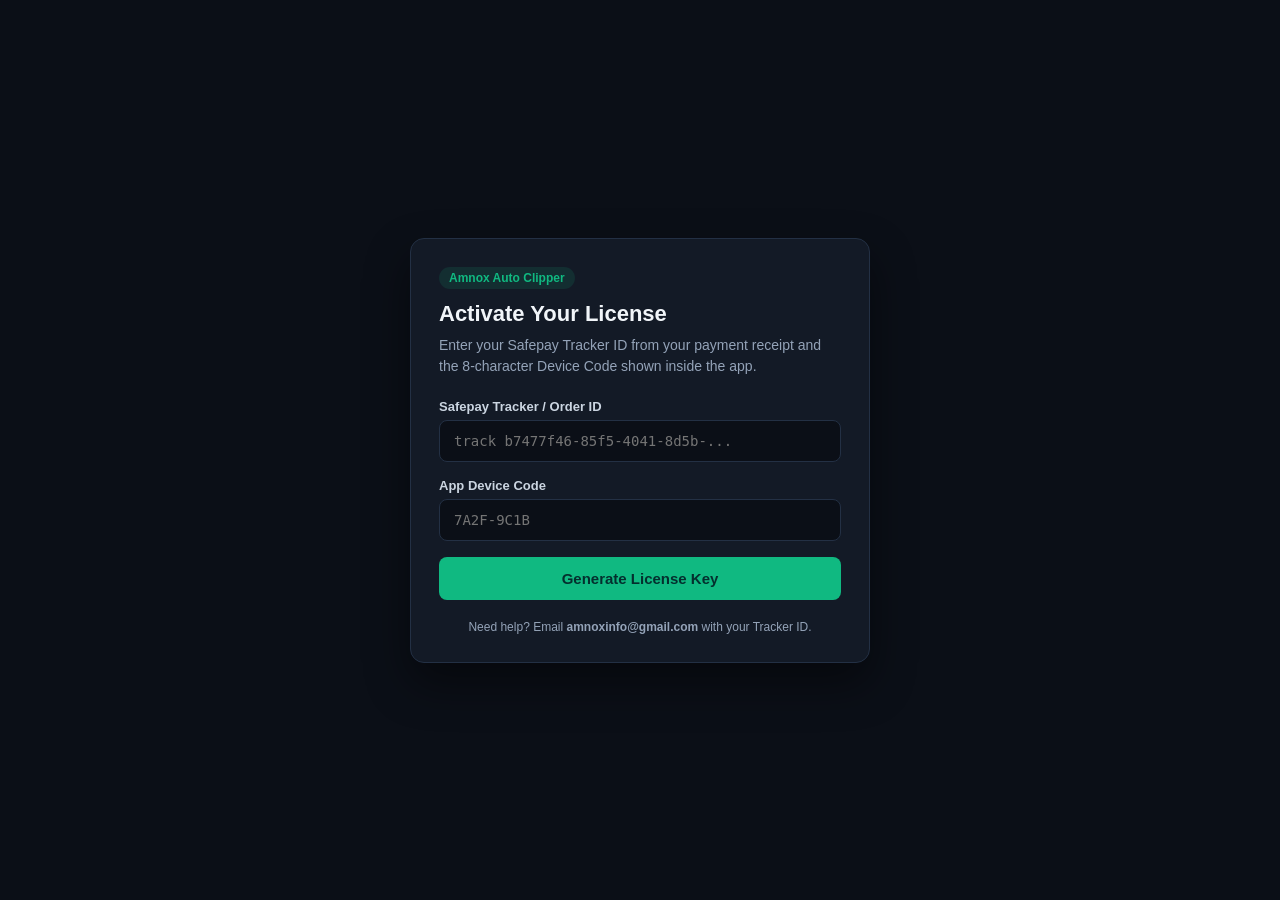
<file: activate.html>
<!DOCTYPE html>
<html lang="en">
<head>
  <meta charset="UTF-8" />
  <meta name="viewport" content="width=device-width, initial-scale=1.0" />
  <title>Activate License — Amnox Auto Clipper</title>
  <style>
    :root {
      --bg: #0b0f17;
      --card: #131a26;
      --border: #233044;
      --text: #f1f5f9;
      --muted: #94a3b8;
      --accent: #10b981;
      --accent-hover: #059669;
      --error-bg: rgba(239, 68, 68, 0.12);
      --error-border: #ef4444;
      --error-text: #fca5a5;
    }
    * { box-sizing: border-box; margin: 0; padding: 0; }
    body {
      font-family: -apple-system, BlinkMacSystemFont, "Segoe UI", Roboto, sans-serif;
      background: var(--bg);
      color: var(--text);
      min-height: 100vh;
      display: flex;
      align-items: center;
      justify-content: center;
      padding: 20px;
    }
    .card {
      width: 100%;
      max-width: 460px;
      background: var(--card);
      border: 1px solid var(--border);
      border-radius: 14px;
      padding: 28px;
      box-shadow: 0 20px 45px rgba(0, 0, 0, 0.45);
    }
    .badge {
      display: inline-block;
      font-size: 12px;
      font-weight: 600;
      color: var(--accent);
      background: rgba(16, 185, 129, 0.12);
      padding: 4px 10px;
      border-radius: 999px;
      margin-bottom: 12px;
    }
    h1 { font-size: 22px; margin-bottom: 8px; }
    p.sub { color: var(--muted); font-size: 14px; line-height: 1.5; margin-bottom: 22px; }
    label {
      display: block;
      font-size: 13px;
      font-weight: 600;
      margin-bottom: 6px;
      color: #cbd5e1;
    }
    input {
      width: 100%;
      padding: 12px 14px;
      background: #0b0f17;
      border: 1px solid var(--border);
      border-radius: 8px;
      color: var(--text);
      font-size: 14px;
      font-family: ui-monospace, SFMono-Regular, Menlo, monospace;
      margin-bottom: 16px;
      outline: none;
    }
    input:focus { border-color: var(--accent); }
    button.primary {
      width: 100%;
      padding: 13px;
      background: var(--accent);
      color: #042f2e;
      font-weight: 700;
      font-size: 15px;
      border: none;
      border-radius: 8px;
      cursor: pointer;
      transition: background 0.15s;
    }
    button.primary:hover { background: var(--accent-hover); }
    button.primary:disabled { opacity: 0.6; cursor: not-allowed; }
    .alert {
      display: none;
      margin-top: 18px;
      padding: 14px;
      border-radius: 8px;
      font-size: 14px;
      line-height: 1.5;
    }
    .alert.error {
      display: block;
      background: var(--error-bg);
      border: 1px solid var(--error-border);
      color: var(--error-text);
    }
    .alert.success {
      display: block;
      background: rgba(16, 185, 129, 0.12);
      border: 1px solid var(--accent);
      color: #d1fae5;
    }
    .key-box {
      margin-top: 10px;
      padding: 12px;
      background: #0b0f17;
      border: 1px dashed var(--accent);
      border-radius: 8px;
      font-family: ui-monospace, SFMono-Regular, Menlo, monospace;
      font-size: 15px;
      font-weight: 700;
      color: #34d399;
      word-break: break-all;
      user-select: all;
    }
    button.copy-btn {
      margin-top: 10px;
      padding: 8px 12px;
      background: #1e293b;
      color: var(--text);
      border: 1px solid var(--border);
      border-radius: 6px;
      font-size: 13px;
      cursor: pointer;
    }
    button.copy-btn:hover { background: #334155; }
    .help {
      margin-top: 20px;
      font-size: 12px;
      color: var(--muted);
      text-align: center;
    }
  </style>
</head>
<body>
  <div class="card">
    <span class="badge">Amnox Auto Clipper</span>
    <h1>Activate Your License</h1>
    <p class="sub">Enter your Safepay Tracker ID from your payment receipt and the 8-character Device Code shown inside the app.</p>

    <form id="activateForm">
      <label for="orderId">Safepay Tracker / Order ID</label>
      <input id="orderId" type="text" placeholder="track_b7477f46-85f5-4041-8d5b-..." required />

      <label for="deviceCode">App Device Code</label>
      <input id="deviceCode" type="text" placeholder="7A2F-9C1B" maxlength="12" required />

      <button id="submitBtn" class="primary" type="submit">Generate License Key</button>
    </form>

    <div id="resultBox" class="alert"></div>

    <div class="help">Need help? Email <strong>amnoxinfo@gmail.com</strong> with your Tracker ID.</div>
  </div>

  <script>
    const WORKER_URL = "https://amnox-license.amnox295.workers.dev/activate";

    // Auto-fill tracker/order_id if passed in URL parameters
    const params = new URLSearchParams(window.location.search);
    const presetId = params.get("tracker") || params.get("order_id") || params.get("token");
    if (presetId) document.getElementById("orderId").value = presetId;

    const form = document.getElementById("activateForm");
    const submitBtn = document.getElementById("submitBtn");
    const resultBox = document.getElementById("resultBox");

    form.addEventListener("submit", async (e) => {
      e.preventDefault();
      const order_id = document.getElementById("orderId").value.trim();
      const device_code = document.getElementById("deviceCode").value.trim();

      submitBtn.disabled = true;
      submitBtn.textContent = "Activating...";
      resultBox.className = "alert";
      resultBox.innerHTML = "";

      try {
        const res = await fetch(WORKER_URL, {
          method: "POST",
          headers: { "Content-Type": "application/json" },
          body: JSON.stringify({ order_id, device_code }),
        });
        const data = await res.json();

        if (!res.ok || !data.ok) {
          throw new Error(data.error || "Activation failed. Please verify your details.");
        }

        resultBox.className = "alert success";
        resultBox.innerHTML = `
          <strong>${data.plan} License Activated!</strong><br/>
          Paste this key into Amnox Auto Clipper:
          <div class="key-box" id="licenseKeyText">${data.key}</div>
          <button type="button" class="copy-btn" id="copyBtn">Copy License Key</button>
        `;

        document.getElementById("copyBtn").addEventListener("click", () => {
          navigator.clipboard.writeText(data.key);
          document.getElementById("copyBtn").textContent = "Copied!";
        });
      } catch (err) {
        resultBox.className = "alert error";
        resultBox.textContent = err.message;
      } finally {
        submitBtn.disabled = false;
        submitBtn.textContent = "Generate License Key";
      }
    });
  </script>
</body>
</html>
</file>
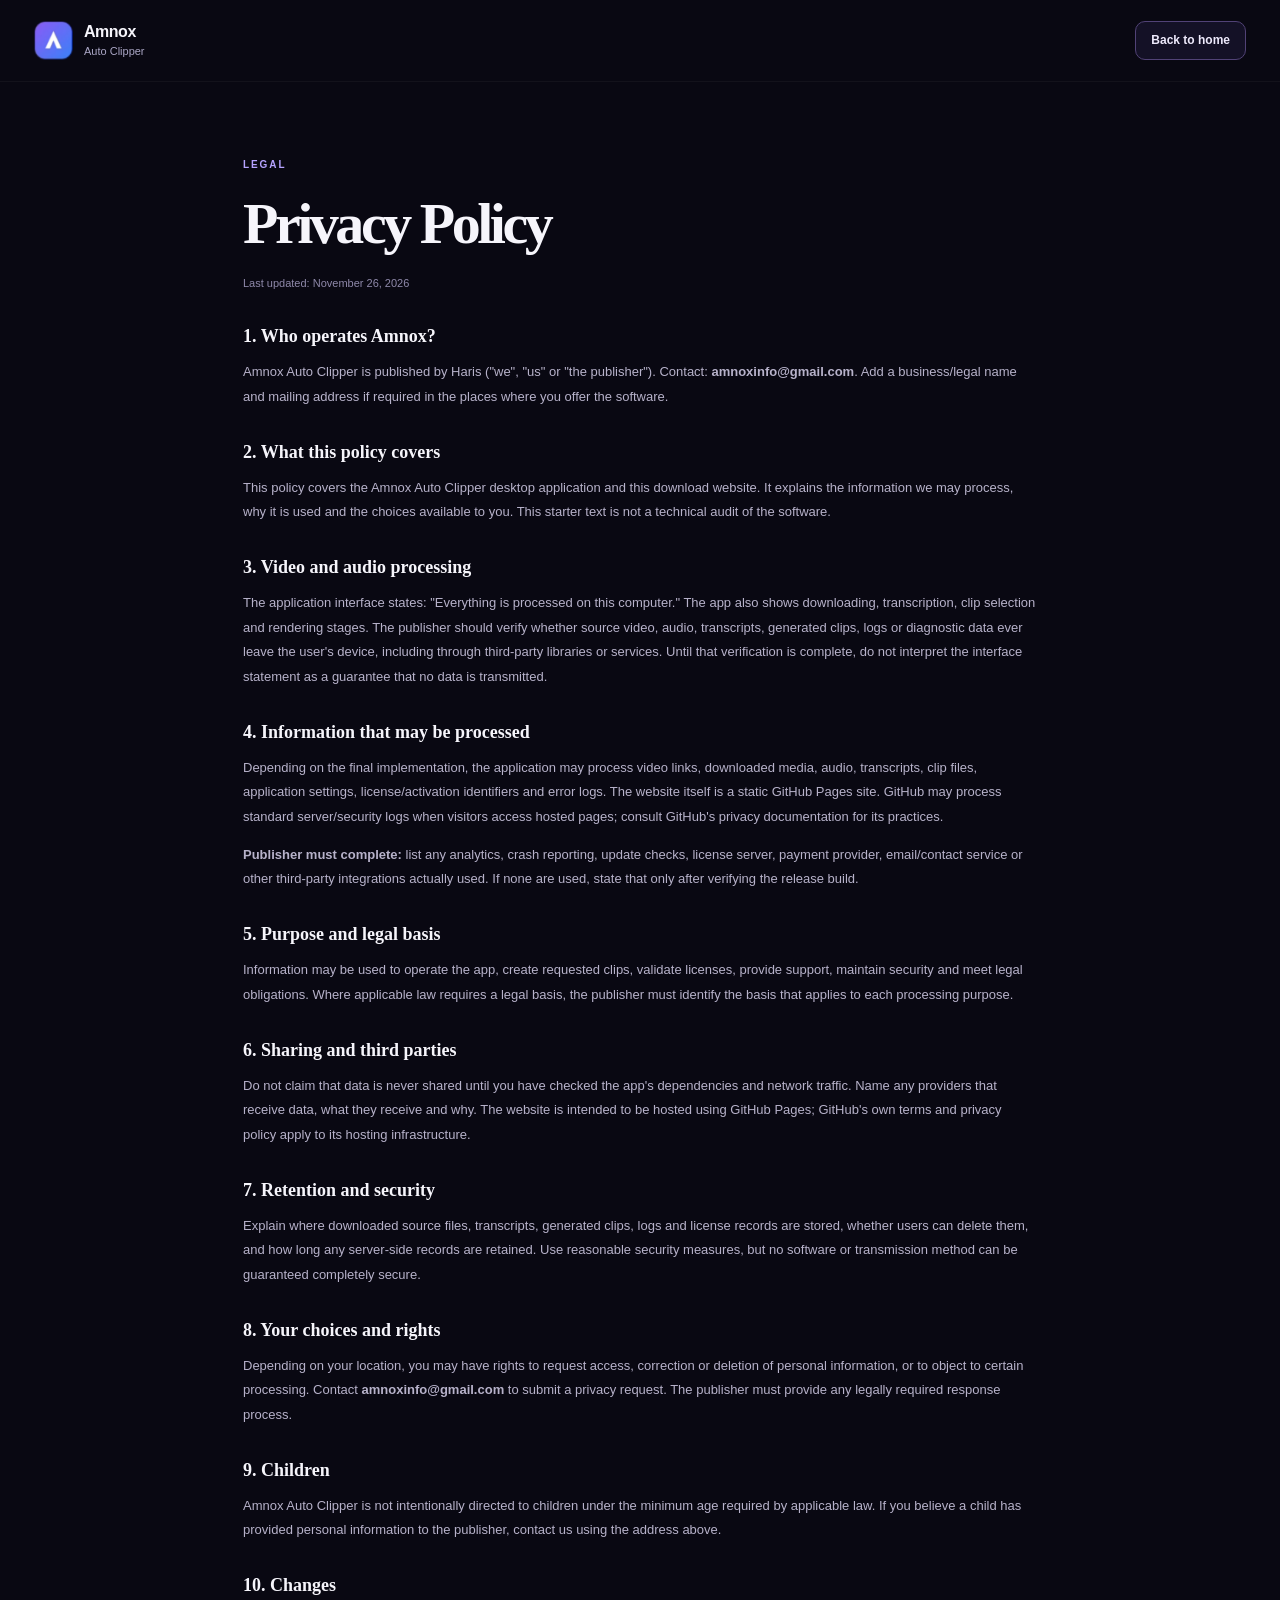
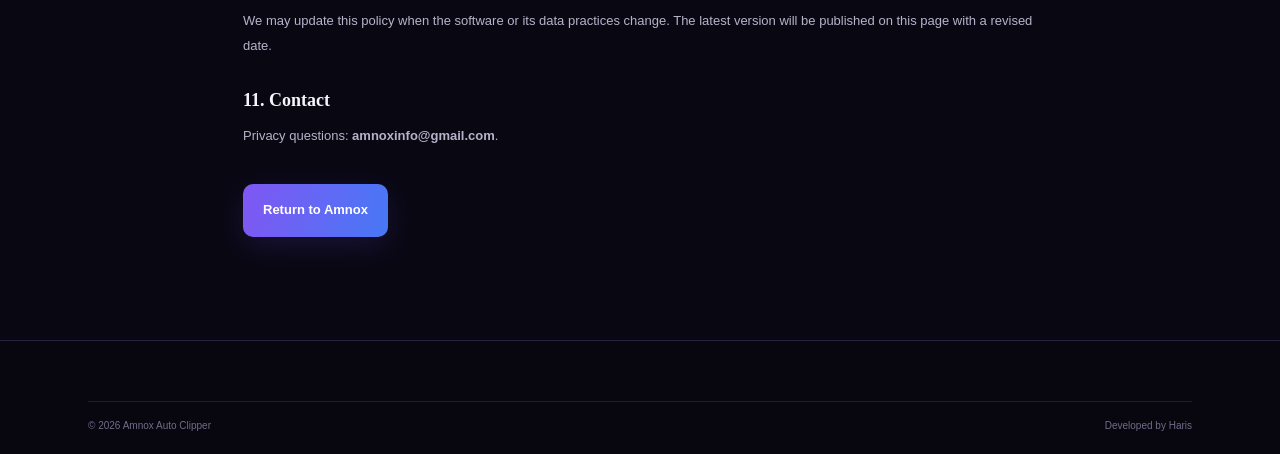
<file: privacy.html>
<!doctype html><html lang="en"><head><meta charset="utf-8"><meta name="viewport" content="width=device-width,initial-scale=1"><meta name="theme-color" content="#090812"><title>Privacy Policy — Amnox Auto Clipper</title><link rel="icon" href="assets/amnox-mark.png"><link rel="stylesheet" href="styles.css"></head><body><header class="site-header"><a class="brand" href="index.html"><img src="assets/amnox-mark.png" class="brand-mark" alt=""><span><b>Amnox</b><small>Auto Clipper</small></span></a><a class="button button-outline button-small" href="index.html">Back to home</a></header><main class="section-wrap legal"><div class="eyebrow">LEGAL</div><h1>Privacy Policy</h1><p class="legal-updated">Last updated: November 26, 2026</p>
<h2>1. Who operates Amnox?</h2><p>Amnox Auto Clipper is published by Haris ("we", "us" or "the publisher"). Contact: <b>amnoxinfo@gmail.com</b>. Add a business/legal name and mailing address if required in the places where you offer the software.</p>
<h2>2. What this policy covers</h2><p>This policy covers the Amnox Auto Clipper desktop application and this download website. It explains the information we may process, why it is used and the choices available to you. This starter text is not a technical audit of the software.</p>
<h2>3. Video and audio processing</h2><p>The application interface states: "Everything is processed on this computer." The app also shows downloading, transcription, clip selection and rendering stages. The publisher should verify whether source video, audio, transcripts, generated clips, logs or diagnostic data ever leave the user's device, including through third-party libraries or services. Until that verification is complete, do not interpret the interface statement as a guarantee that no data is transmitted.</p>
<h2>4. Information that may be processed</h2><p>Depending on the final implementation, the application may process video links, downloaded media, audio, transcripts, clip files, application settings, license/activation identifiers and error logs. The website itself is a static GitHub Pages site. GitHub may process standard server/security logs when visitors access hosted pages; consult GitHub's privacy documentation for its practices.</p><p><b>Publisher must complete:</b> list any analytics, crash reporting, update checks, license server, payment provider, email/contact service or other third-party integrations actually used. If none are used, state that only after verifying the release build.</p>
<h2>5. Purpose and legal basis</h2><p>Information may be used to operate the app, create requested clips, validate licenses, provide support, maintain security and meet legal obligations. Where applicable law requires a legal basis, the publisher must identify the basis that applies to each processing purpose.</p>
<h2>6. Sharing and third parties</h2><p>Do not claim that data is never shared until you have checked the app's dependencies and network traffic. Name any providers that receive data, what they receive and why. The website is intended to be hosted using GitHub Pages; GitHub's own terms and privacy policy apply to its hosting infrastructure.</p>
<h2>7. Retention and security</h2><p>Explain where downloaded source files, transcripts, generated clips, logs and license records are stored, whether users can delete them, and how long any server-side records are retained. Use reasonable security measures, but no software or transmission method can be guaranteed completely secure.</p>
<h2>8. Your choices and rights</h2><p>Depending on your location, you may have rights to request access, correction or deletion of personal information, or to object to certain processing. Contact <b>amnoxinfo@gmail.com</b> to submit a privacy request. The publisher must provide any legally required response process.</p>
<h2>9. Children</h2><p>Amnox Auto Clipper is not intentionally directed to children under the minimum age required by applicable law. If you believe a child has provided personal information to the publisher, contact us using the address above.</p>
<h2>10. Changes</h2><p>We may update this policy when the software or its data practices change. The latest version will be published on this page with a revised date.</p>
<h2>11. Contact</h2><p>Privacy questions: <b>amnoxinfo@gmail.com</b>.</p>
<p class="legal-back"><a class="button button-primary" href="index.html">Return to Amnox</a></p></main><footer class="footer"><div class="footer-bottom"><span>© <span id="year"></span> Amnox Auto Clipper</span><span>Developed by Haris</span></div></footer><script>document.getElementById("year").textContent=new Date().getFullYear()</script></body></html>
</file>
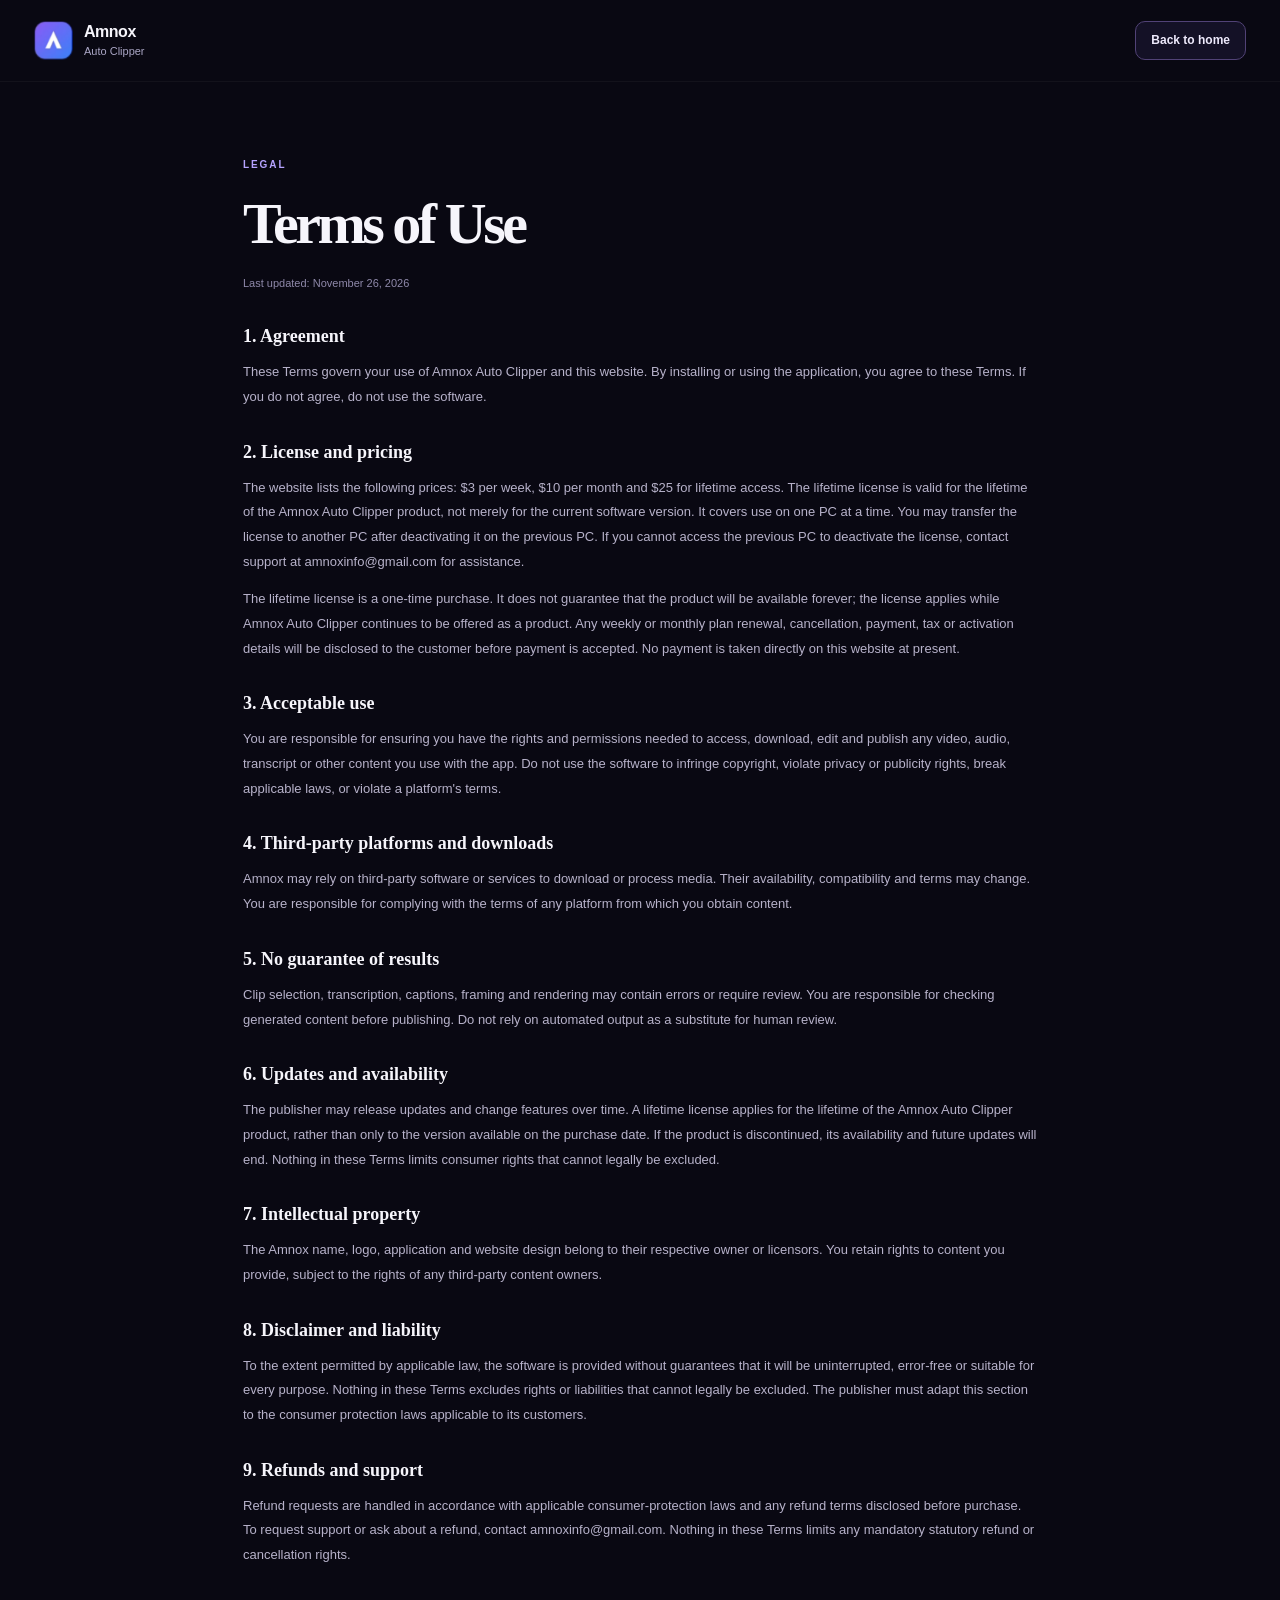
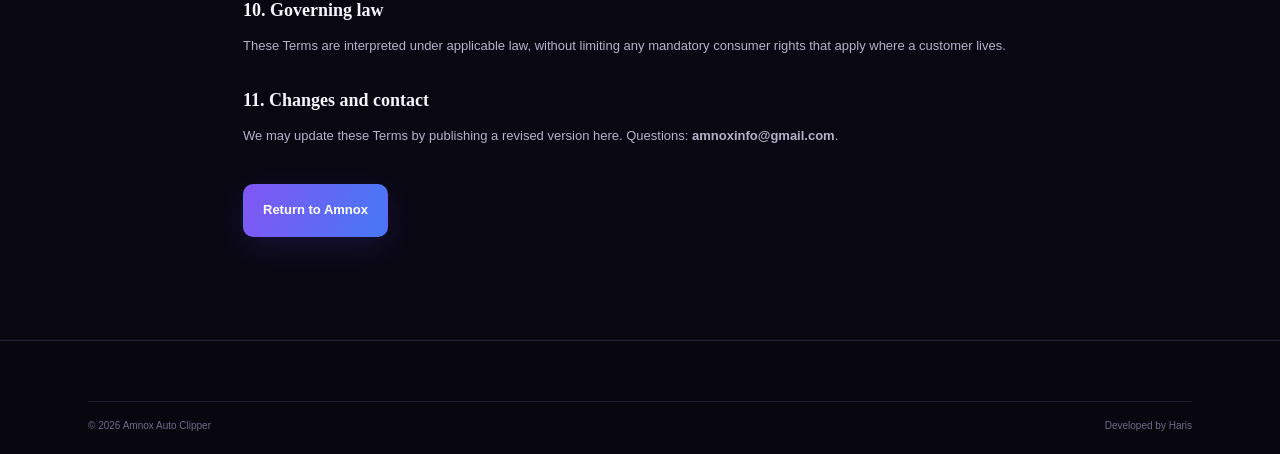
<file: terms.html>
<!doctype html><html lang="en"><head><meta charset="utf-8"><meta name="viewport" content="width=device-width,initial-scale=1"><meta name="theme-color" content="#090812"><title>Terms of Use — Amnox Auto Clipper</title><link rel="icon" href="assets/amnox-mark.png"><link rel="stylesheet" href="styles.css"></head><body><header class="site-header"><a class="brand" href="index.html"><img src="assets/amnox-mark.png" class="brand-mark" alt=""><span><b>Amnox</b><small>Auto Clipper</small></span></a><a class="button button-outline button-small" href="index.html">Back to home</a></header><main class="section-wrap legal"><div class="eyebrow">LEGAL</div><h1>Terms of Use</h1><p class="legal-updated">Last updated: November 26, 2026</p>
<h2>1. Agreement</h2><p>These Terms govern your use of Amnox Auto Clipper and this website. By installing or using the application, you agree to these Terms. If you do not agree, do not use the software.</p>
<h2>2. License and pricing</h2><p>The website lists the following prices: $3 per week, $10 per month and $25 for lifetime access. The lifetime license is valid for the lifetime of the Amnox Auto Clipper product, not merely for the current software version. It covers use on one PC at a time. You may transfer the license to another PC after deactivating it on the previous PC. If you cannot access the previous PC to deactivate the license, contact support at <a href="mailto:amnoxinfo@gmail.com">amnoxinfo@gmail.com</a> for assistance.</p><p>The lifetime license is a one-time purchase. It does not guarantee that the product will be available forever; the license applies while Amnox Auto Clipper continues to be offered as a product. Any weekly or monthly plan renewal, cancellation, payment, tax or activation details will be disclosed to the customer before payment is accepted. No payment is taken directly on this website at present.</p>
<h2>3. Acceptable use</h2><p>You are responsible for ensuring you have the rights and permissions needed to access, download, edit and publish any video, audio, transcript or other content you use with the app. Do not use the software to infringe copyright, violate privacy or publicity rights, break applicable laws, or violate a platform's terms.</p>
<h2>4. Third-party platforms and downloads</h2><p>Amnox may rely on third-party software or services to download or process media. Their availability, compatibility and terms may change. You are responsible for complying with the terms of any platform from which you obtain content.</p>
<h2>5. No guarantee of results</h2><p>Clip selection, transcription, captions, framing and rendering may contain errors or require review. You are responsible for checking generated content before publishing. Do not rely on automated output as a substitute for human review.</p>
<h2>6. Updates and availability</h2><p>The publisher may release updates and change features over time. A lifetime license applies for the lifetime of the Amnox Auto Clipper product, rather than only to the version available on the purchase date. If the product is discontinued, its availability and future updates will end. Nothing in these Terms limits consumer rights that cannot legally be excluded.</p>
<h2>7. Intellectual property</h2><p>The Amnox name, logo, application and website design belong to their respective owner or licensors. You retain rights to content you provide, subject to the rights of any third-party content owners.</p>
<h2>8. Disclaimer and liability</h2><p>To the extent permitted by applicable law, the software is provided without guarantees that it will be uninterrupted, error-free or suitable for every purpose. Nothing in these Terms excludes rights or liabilities that cannot legally be excluded. The publisher must adapt this section to the consumer protection laws applicable to its customers.</p>
<h2>9. Refunds and support</h2><p>Refund requests are handled in accordance with applicable consumer-protection laws and any refund terms disclosed before purchase. To request support or ask about a refund, contact <a href="mailto:amnoxinfo@gmail.com">amnoxinfo@gmail.com</a>. Nothing in these Terms limits any mandatory statutory refund or cancellation rights.</p>
<h2>10. Governing law</h2><p>These Terms are interpreted under applicable law, without limiting any mandatory consumer rights that apply where a customer lives.</p>
<h2>11. Changes and contact</h2><p>We may update these Terms by publishing a revised version here. Questions: <b>amnoxinfo@gmail.com</b>.</p><p class="legal-back"><a class="button button-primary" href="index.html">Return to Amnox</a></p></main><footer class="footer"><div class="footer-bottom"><span>© <span id="year"></span> Amnox Auto Clipper</span><span>Developed by Haris</span></div></footer><script>document.getElementById("year").textContent=new Date().getFullYear()</script></body></html>
</file>
<file: styles.css>
:root{--bg:#090812;--panel:#111022;--panel2:#15132a;--line:#28243f;--text:#f6f5fb;--muted:#aaa6c5;--purple:#8057f4;--blue:#4778f5;--max:1160px}
*{box-sizing:border-box}html{scroll-behavior:smooth;scroll-padding-top:90px}body{margin:0;background:var(--bg);color:var(--text);font-family:"DM Sans",sans-serif;line-height:1.65}a{color:inherit;text-decoration:none}.announcement{height:34px;display:flex;align-items:center;justify-content:center;gap:9px;background:#111022;border-bottom:1px solid #201c35;color:#c5c0dc;font-size:12px;letter-spacing:.04em}.dot{width:7px;height:7px;border-radius:50%;background:#50d6a1;box-shadow:0 0 0 4px #50d6a11a}.site-header{height:82px;max-width:1320px;padding:0 34px;margin:auto;display:flex;align-items:center;justify-content:space-between;gap:28px;border-bottom:1px solid #ffffff0a}.brand{display:flex;align-items:center;gap:11px;min-width:205px}.brand-mark{width:39px;height:39px;border-radius:11px;object-fit:cover}.brand span{display:grid;line-height:1.15}.brand b{font:800 16px Manrope,sans-serif;letter-spacing:-.03em}.brand small{color:#aaa6c5;font-size:11px;margin-top:4px}.nav{display:flex;gap:30px;color:#c1bdd3;font-size:13px}.nav a:hover,.footer a:hover{color:#b69cff}.button{display:inline-flex;align-items:center;justify-content:center;gap:14px;padding:13px 19px;border-radius:10px;font-size:13px;font-weight:700;transition:.2s;border:1px solid transparent}.button:hover{transform:translateY(-2px)}.button-primary{background:linear-gradient(105deg,#8057f4,#4778f5);color:white;box-shadow:0 9px 30px #6848e52c}.button-outline{border-color:#514276;background:#141126;color:#eeeafc}.button-quiet{color:#d0cbe2}.button-small{padding:9px 15px;font-size:12px}.menu-toggle{display:none;background:none;border:0;color:white;font-size:22px}.section-wrap{max-width:var(--max);margin:0 auto;padding-left:28px;padding-right:28px}.hero{min-height:620px;display:grid;grid-template-columns:1fr 1.08fr;align-items:center;gap:45px;padding-top:72px;padding-bottom:76px}.eyebrow{font-size:10px;letter-spacing:.19em;font-weight:700;color:#b6a3ff;display:flex;align-items:center;gap:10px}.eyebrow-line{height:1px;width:25px;background:#8d68fa}.hero h1{font:800 clamp(44px,5.4vw,70px)/1.08 Manrope,sans-serif;letter-spacing:-.065em;margin:23px 0 19px}.hero h1 span,.workflow h2 span{color:#9a7aff}.hero-lead{max-width:500px;color:#b5b1ca;font-size:15px;line-height:1.85}.hero-actions{display:flex;gap:12px;align-items:center;margin-top:30px;flex-wrap:wrap}.hero-notes{display:flex;gap:22px;flex-wrap:wrap;margin-top:28px;color:#aaa6c5;font-size:11px}.hero-notes i{font-style:normal;color:#8f73ff;margin-right:6px}.hero-visual{position:relative;min-width:0}.visual-glow{position:absolute;inset:10% 4%;background:#6e4bdc26;filter:blur(75px);border-radius:50%}.app-window{position:relative;border:1px solid #393153;border-radius:15px;overflow:hidden;background:#100e1d;box-shadow:0 35px 90px #0009;transform:perspective(1100px) rotateY(-4deg) rotateX(1deg)}.window-bar{height:38px;display:flex;align-items:center;justify-content:space-between;padding:0 13px;background:#d8e2f7;color:#1c2030;font-size:10px}.window-brand{display:flex;align-items:center;gap:7px}.window-brand img{width:17px;height:17px;border-radius:4px}.window-controls{color:#34394a}.hero-shot{display:block;width:100%;height:auto}.floating-note{position:absolute;right:-17px;bottom:-24px;display:flex;align-items:center;gap:11px;padding:13px 17px;background:#17142a;border:1px solid #393052;border-radius:12px;box-shadow:0 14px 45px #0008}.note-icon{display:grid;place-items:center;width:31px;height:31px;border-radius:9px;background:#7656ef25;color:#b59aff}.floating-note b,.floating-note small{display:block}.floating-note b{font-size:11px}.floating-note small{color:#aaa6c5;font-size:10px}.trust-strip{display:grid;grid-template-columns:repeat(3,1fr);border-top:1px solid var(--line);border-bottom:1px solid var(--line);padding-top:23px;padding-bottom:23px}.trust-strip>div{display:grid;grid-template-columns:35px 1fr;align-items:center;column-gap:10px;border-right:1px solid var(--line);padding:0 22px}.trust-strip>div:first-child{padding-left:0}.trust-strip>div:last-child{border:0}.strip-icon{grid-row:span 2;color:#a78bfa;font-size:20px}.trust-strip b{font-size:12px}.trust-strip small{font-size:10px;color:#9994b4}.section{padding-top:112px;padding-bottom:112px}.section-heading{max-width:570px}.section-heading h2,.workflow h2,.download-copy h2,.final-cta h2{font:800 clamp(35px,4vw,50px)/1.15 Manrope,sans-serif;letter-spacing:-.055em;margin:17px 0}.section-heading p,.workflow-copy>p,.download-copy>p{color:#aaa6c5;font-size:14px;max-width:480px}.feature-grid{display:grid;grid-template-columns:repeat(4,1fr);gap:13px;margin-top:48px}.feature-card{position:relative;min-height:225px;padding:25px 21px;background:linear-gradient(145deg,#151329,#0e0d19);border:1px solid #292541;border-radius:13px}.feature-number{position:absolute;right:20px;top:19px;color:#66617f;font-size:10px}.feature-symbol{display:grid;place-items:center;width:42px;height:42px;border-radius:11px;background:#7958ef1e;color:#b59aff;font-size:22px;margin-bottom:25px}.feature-card h3{font:700 15px Manrope;margin:0 0 10px}.feature-card p{font-size:11px;color:#a8a4bf;line-height:1.8;margin:0}.workflow-section{background:#100e1c;border-top:1px solid #211d36;border-bottom:1px solid #211d36}.workflow{display:grid;grid-template-columns:.8fr 1.2fr;gap:75px;align-items:center;padding-top:100px;padding-bottom:100px}.workflow h2{font-size:52px}.steps{list-style:none;padding:0;margin:30px 0 0;counter-reset:step}.steps li{counter-increment:step;position:relative;padding:0 0 23px 48px}.steps li:before{content:"0" counter(step);position:absolute;left:0;top:0;color:#a78bfa;font:700 12px Manrope}.steps li b,.steps li small{display:block}.steps li b{font-size:13px}.steps li small{color:#9994b4;font-size:11px;margin-top:4px}.workflow-image{position:relative}.workflow-image img{display:block;width:100%;border:1px solid #393052;border-radius:12px;box-shadow:0 25px 70px #0007}.image-caption{position:absolute;bottom:13px;left:14px;background:#090812d9;padding:7px 11px;border-radius:6px;color:#d4ccef;font-size:10px}.centered{text-align:center;margin:0 auto}.centered .eyebrow{justify-content:center}.centered p{margin-left:auto;margin-right:auto}.gallery{display:grid;grid-template-columns:repeat(2,1fr);gap:17px;margin-top:45px}.gallery-item{position:relative;overflow:hidden;border:1px solid #302b49;border-radius:12px;background:#100e1d;padding:0;cursor:zoom-in;text-align:left}.gallery-item img{display:block;width:100%;height:260px;object-fit:cover;object-position:top;transition:transform .35s}.gallery-item:hover img{transform:scale(1.025)}.gallery-item span{display:block;padding:12px 15px;font-size:11px;color:#d4cfe5}.gallery-wide{grid-column:span 2}.gallery-wide img{height:360px;object-position:top}.pricing-section{background:#100e1c;border-top:1px solid #211d36;border-bottom:1px solid #211d36;padding:105px 0}.pricing-grid{display:grid;grid-template-columns:repeat(3,1fr);gap:15px;max-width:900px;margin:45px auto 0}.price-card{padding:27px;background:#151329;border:1px solid #302b49;border-radius:13px}.price-card.featured{border-color:#7859e7;box-shadow:0 0 0 1px #7859e733}.plan-label{font-size:10px;letter-spacing:.15em;font-weight:700;color:#b8a7ff}.plan-tag{font-size:9px;letter-spacing:.05em;border:1px solid #5d4a9c;padding:3px 6px;border-radius:4px;margin-left:7px}.price{font:800 43px Manrope;letter-spacing:-.06em;margin:17px 0 5px}.price span{font:500 11px "DM Sans";letter-spacing:0;color:#aaa6c5}.price-card p{min-height:48px;color:#aaa6c5;font-size:11px}.full{width:100%;margin-top:15px}.pricing-footnote{text-align:center;color:#817c9b;font-size:10px;margin:20px 0 0}.download-section{padding-top:105px;padding-bottom:65px}.download-card{display:grid;grid-template-columns:1.2fr .8fr;gap:50px;padding:48px;background:linear-gradient(130deg,#17142b,#100f1e);border:1px solid #3a315a;border-radius:17px;position:relative;overflow:hidden}.download-card:after{content:"";position:absolute;width:300px;height:300px;border-radius:50%;right:10%;top:-210px;background:#7958ef22;filter:blur(35px)}.download-copy,.download-meta{position:relative;z-index:1}.download-copy h2{font-size:43px}.download-copy>p{max-width:400px}.download-link[aria-disabled=true]{opacity:.65;cursor:not-allowed;pointer-events:none}.download-hint{display:block;color:#928dab;font-size:10px;margin-top:12px}.download-meta{align-self:center;border-left:1px solid #38314f;padding-left:35px}.meta-row{display:flex;justify-content:space-between;gap:15px;padding:11px 0;border-bottom:1px solid #29243d;font-size:11px}.meta-row span{color:#9994b4}.meta-row b{font-weight:600}.download-disclaimer{font-size:10px;color:#817c9b;max-width:850px;margin:16px auto}.faq-section{display:grid;grid-template-columns:.8fr 1.2fr;gap:80px;padding-top:70px;padding-bottom:105px}.faq-list details{border-bottom:1px solid #2b2741;padding:17px 0}.faq-list summary{cursor:pointer;list-style:none;font-size:13px;font-weight:600}.faq-list summary:after{content:"+";float:right;color:#a78bfa;font-size:18px}.faq-list details[open] summary:after{content:"−"}.faq-list p{color:#aaa6c5;font-size:12px;line-height:1.8;margin:12px 0 0}.final-cta{display:flex;align-items:center;justify-content:space-between;gap:25px;padding-top:55px;padding-bottom:65px;border-top:1px solid #28243f}.final-cta h2{font-size:34px;margin-bottom:0}.footer{border-top:1px solid #28243f;background:#080710;padding:35px max(28px,calc((100% - 1104px)/2)) 20px}.footer-main{display:flex;align-items:center;gap:30px;flex-wrap:wrap}.footer-main>p{color:#88839f;font-size:11px;margin-right:auto}.footer-links{display:flex;gap:20px;color:#b4afc8;font-size:11px}.footer-bottom{display:flex;justify-content:space-between;border-top:1px solid #211d33;margin-top:25px;padding-top:16px;color:#716c88;font-size:10px}.lightbox{position:fixed;inset:0;background:#05040bed;z-index:20;display:none;align-items:center;justify-content:center;padding:40px}.lightbox.open{display:flex}.lightbox img{max-width:94vw;max-height:86vh;object-fit:contain;border:1px solid #514276;border-radius:8px}.lightbox-close{position:absolute;right:25px;top:15px;background:none;border:0;color:white;font-size:35px;cursor:pointer}
@media(max-width:900px){.nav{gap:15px}.hero{grid-template-columns:1fr;gap:50px;padding-top:65px}.hero-copy{max-width:650px}.hero-visual{max-width:750px;margin:auto}.feature-grid{grid-template-columns:repeat(2,1fr)}.workflow{gap:35px}.faq-section{gap:35px}}
@media(max-width:650px){.site-header{height:70px;padding:0 18px}.header-cta{display:none}.menu-toggle{display:block;margin-left:auto}.nav{display:none;position:absolute;top:104px;left:0;right:0;background:#100e1e;padding:18px 22px;z-index:10;border-bottom:1px solid #302b49;flex-direction:column}.nav.open{display:flex}.section-wrap{padding-left:19px;padding-right:19px}.hero{padding-top:55px;padding-bottom:55px;min-height:0}.hero h1{font-size:46px}.hero-lead{font-size:13px}.hero-actions{align-items:stretch;flex-direction:column}.hero-actions .button{width:100%}.floating-note{right:5px}.trust-strip{grid-template-columns:1fr;gap:15px}.trust-strip>div{border:0;padding:0!important}.section{padding-top:75px;padding-bottom:75px}.section-heading h2,.workflow h2{font-size:39px}.feature-grid{grid-template-columns:1fr}.feature-card{min-height:0}.workflow{grid-template-columns:1fr;padding-top:75px;padding-bottom:75px}.gallery{grid-template-columns:1fr}.gallery-wide{grid-column:auto}.gallery-item img,.gallery-wide img{height:auto;max-height:270px}.pricing-grid{grid-template-columns:1fr}.price-card p{min-height:0}.download-card{grid-template-columns:1fr;padding:28px 22px;gap:28px}.download-meta{border-left:0;border-top:1px solid #38314f;padding:15px 0 0}.faq-section{grid-template-columns:1fr;gap:10px}.final-cta{align-items:flex-start;flex-direction:column}.footer-main{align-items:flex-start;gap:18px}.footer-main>p{width:100%;margin:0}.footer-links{flex-wrap:wrap}.footer-bottom{gap:10px;flex-direction:column}.lightbox{padding:15px}}

.legal{max-width:850px;padding-top:75px;padding-bottom:90px}.legal h1{font:800 clamp(40px,6vw,58px)/1.1 Manrope;letter-spacing:-.06em;margin:18px 0}.legal h2{font:700 18px Manrope;margin:32px 0 8px}.legal p{font-size:13px;color:#b7b2ca;line-height:1.9}.legal-updated{color:#8f89aa!important;font-size:11px!important}.legal-notice{padding:17px 20px;border:1px solid #6850ad;background:#17132b;border-radius:10px;color:#c7c0df;font-size:12px;line-height:1.8;margin:25px 0}.legal-notice b{color:#d9ceff}.legal-back{margin-top:35px}


/* Purchase and contact actions */
.price-card .text-contact{display:block;text-align:center;margin-top:13px;color:#b9a7ff;font-size:11px;text-decoration:underline;text-underline-offset:3px}.price-card .text-contact:hover{color:#fff}.contact-section{padding-top:25px;padding-bottom:65px}.contact-card{display:grid;grid-template-columns:1fr auto;align-items:center;gap:35px;padding:34px 38px;background:#111020;border:1px solid #332b4e;border-radius:15px}.contact-card h2{font:800 32px Manrope,sans-serif;letter-spacing:-.05em;margin:10px 0}.contact-card p{max-width:560px;color:#aaa6c5;font-size:12px}.contact-actions{display:flex;flex-direction:column;gap:10px;min-width:220px}.contact-actions small{color:#8983a3;font-size:10px;text-align:center}.download-link[aria-disabled=true]{opacity:.55;cursor:not-allowed;pointer-events:none}.download-link:not([aria-disabled=true]){cursor:pointer}.download-hint{max-width:430px;line-height:1.7}@media(max-width:650px){.contact-card{grid-template-columns:1fr;padding:25px 20px}.contact-actions{min-width:0}.contact-section{padding-bottom:45px}}
</file>
